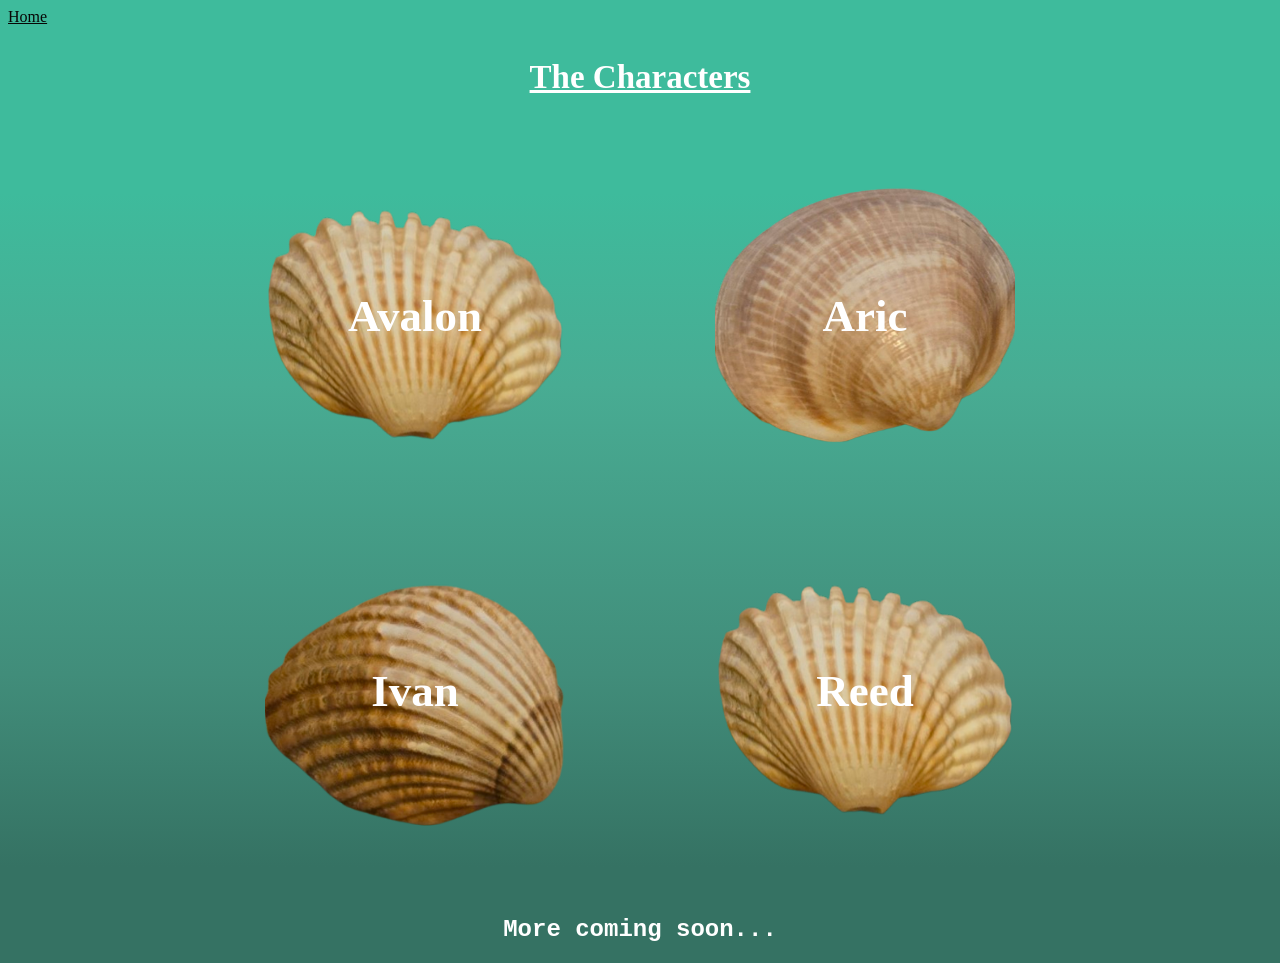
<file: characters.html>
<!DOCTYPE html>
<html>
<head>
<link href="style.css" rel="stylesheet">
<title>Characters</title>
</head> 
<body>
<nav>
    <a href="index.html">Home</a>
</nav>    
<p class="page-title">The Characters</p>
<div class="shell-grid">
    <div>
        <h2 class="shell-1" alt="Avalon, character name written on shell." id="ava-shell">Avalon</h2>
    </div>    
    <div>
     <h2 class="shell-2" alt="Aric, character name written on shell." id="aric-shell">Aric</h2>
    </div>    
    <div>
     <h2 class="shell-3" alt="Ivan, character name written on shell." id="ivan-shell">Ivan</h2>
    </div>  
    <div>
     <h2 class="shell-1" alt="Reed, character name written on shell." id="reed-shell">Reed</h2>
    </div>      
</div>
<br>
<h2 style="font-family: 'Courier New', Courier, monospace; color: white; text-align: center;">More coming soon...</h2>
</body>
<script src="script.js" defer></script>
</html>
</file>
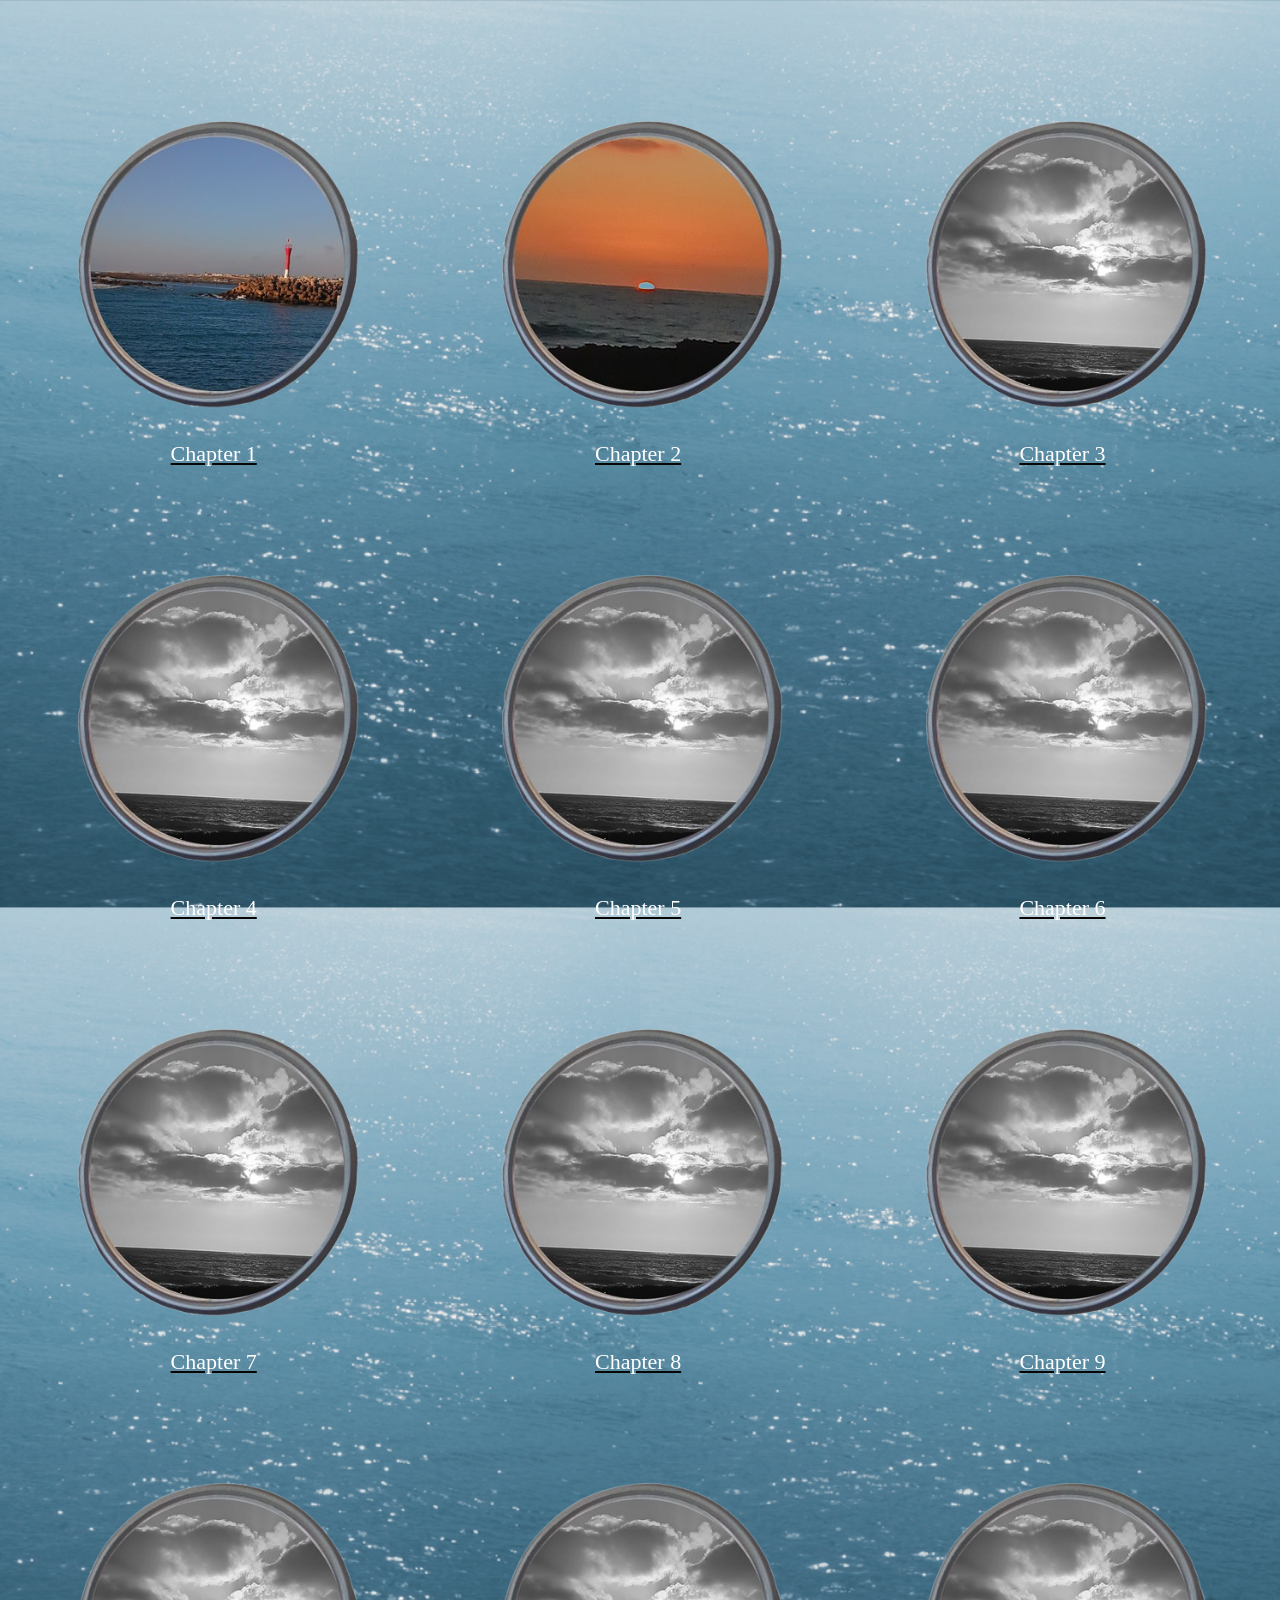
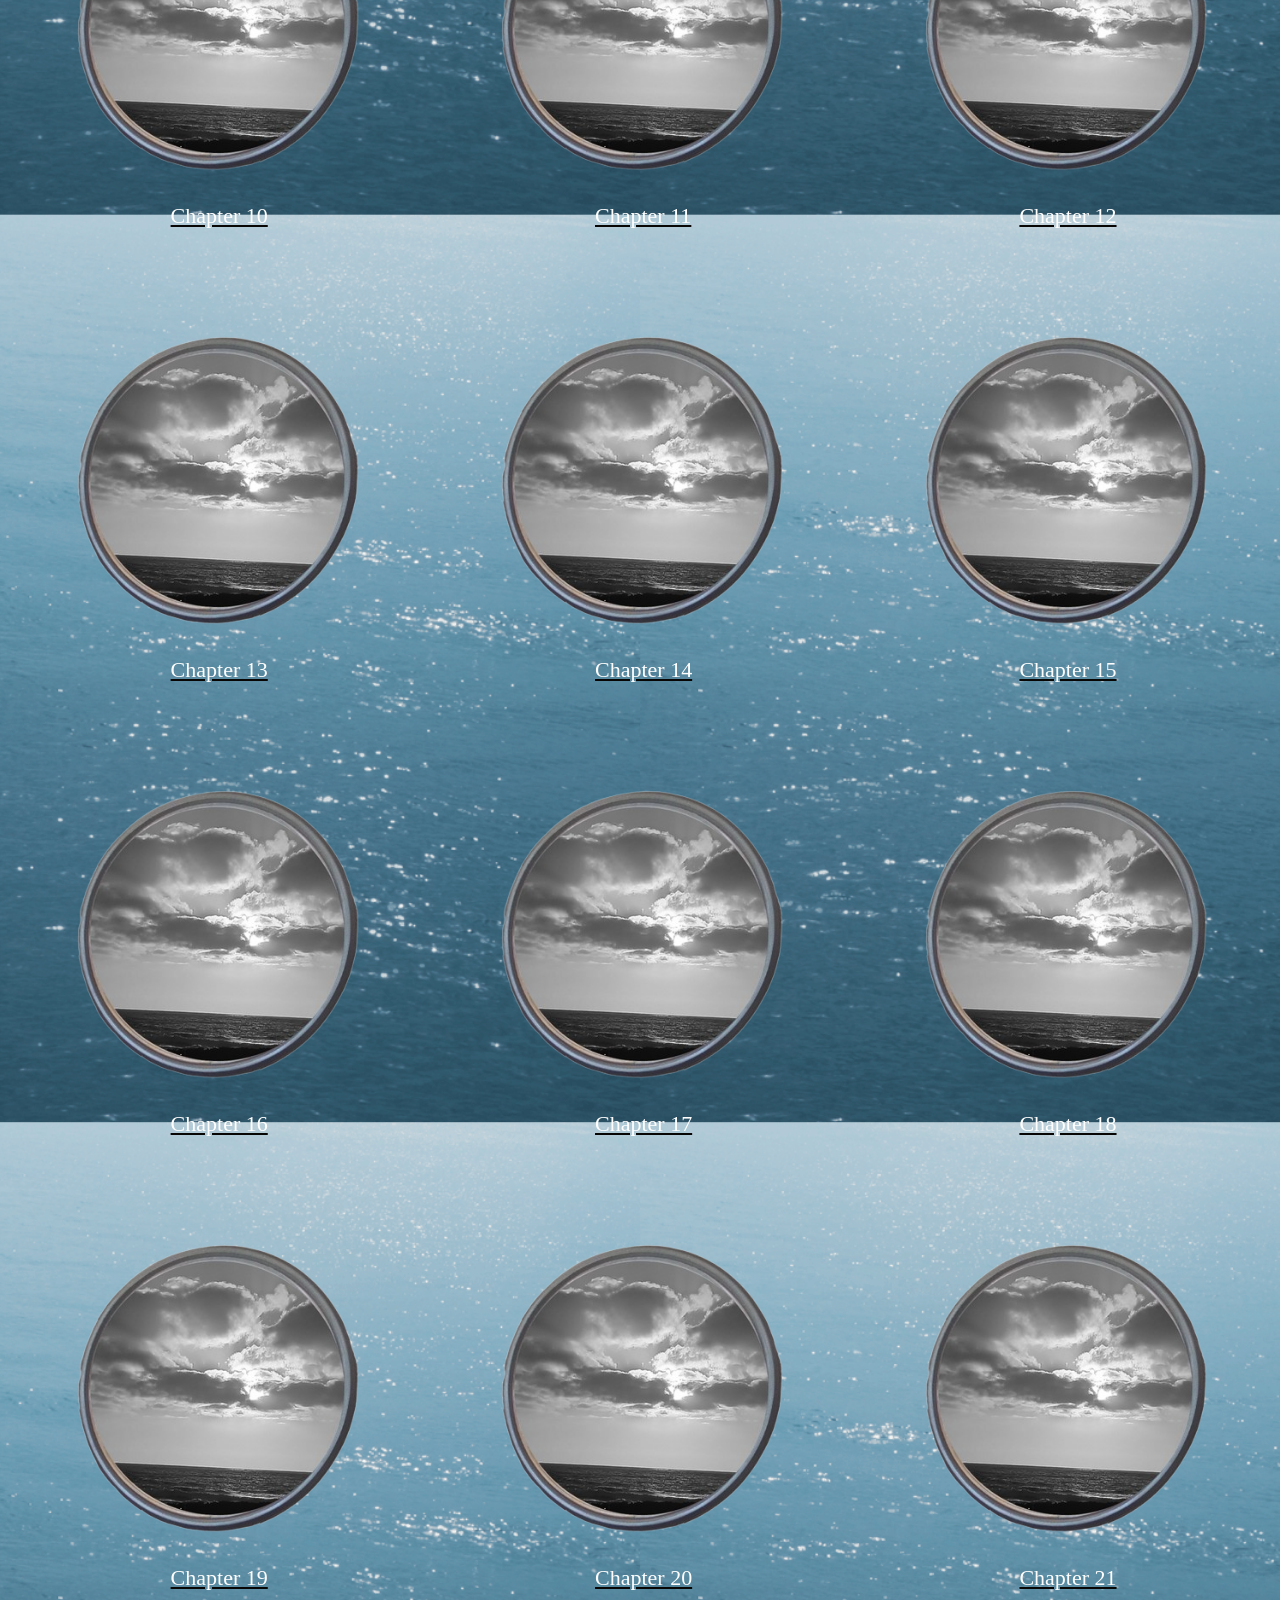
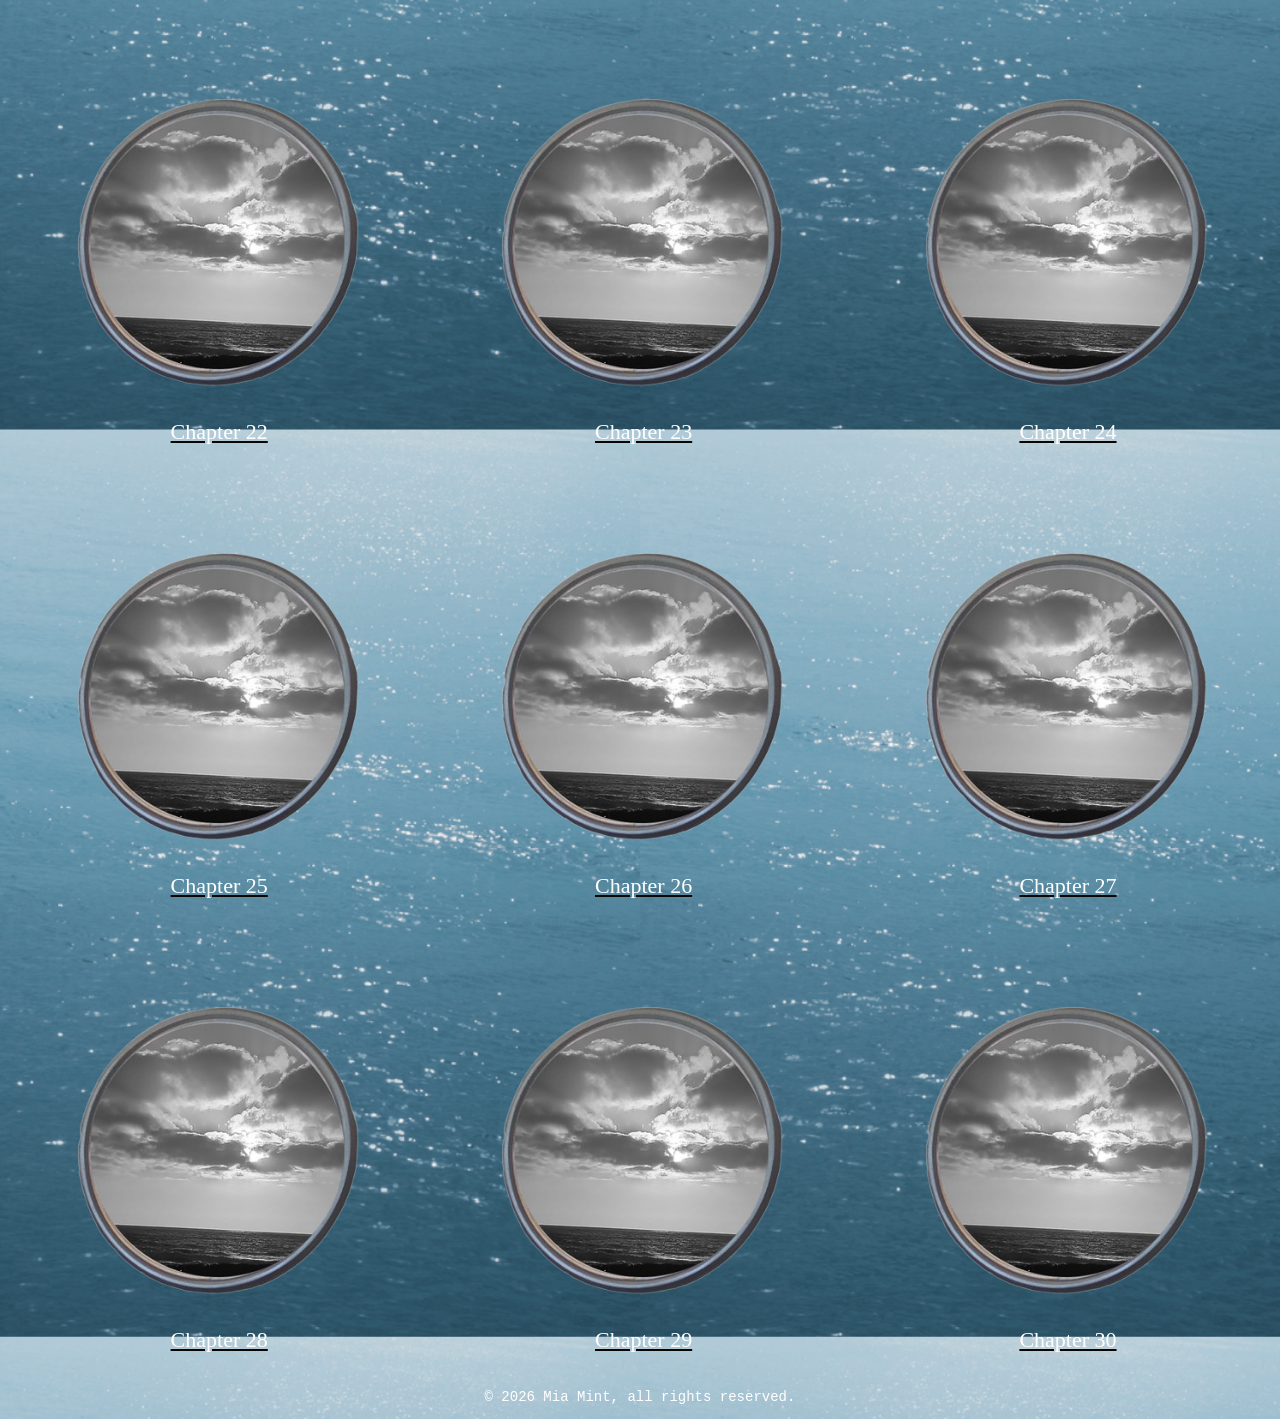
<file: read.html>
<!DOCTYPE html>
<html>
<head>
    <link href="style.css" rel="stylesheet">
</head>
<body class="read-body">
    <div class="hublot-grid">
  <a href="index.html">
    <img class= "hublot" src="Media/blue-hublot.png" alt="chapter 1 green port window">
    <p  class= "under-window">Chapter 1</p>
  </a>
<a href="chapter2.html">
    <img class= "hublot" src="Media/orange-hublot.png" alt="chapter 2 orange port window">
    <p  class= "under-window">Chapter 2</p>
</a>
<a href="chapter3.html">
    <img class= "hublot" src="Media/off-hublot.png" alt="chapter 3 blue window">
    <p  class= "under-window">Chapter 3</p>
</a>
<a href="chapter4.html">
    <img class= "hublot" src="Media/off-hublot.png" alt="chapter 4 yellow window">
    <p  class= "under-window">Chapter 4</p>
</a>
<a href="chapter5.html">
    <img class= "hublot" src="Media/off-hublot.png" alt ="chapter 5 blue window">
    <p  class= "under-window">Chapter 5</p>   
</a>
<a href="comingsoon.html">
    <img class= "hublot" src="Media/off-hublot.png" alt="chapter 6 black window">
    <p  class= "under-window">Chapter 6</p>
</a>
<a href="comingsoon.html">
    <img class= "hublot" src="Media/off-hublot.png" alt="chapter 7 black window">
    <p  class= "under-window">Chapter 7</p>
</a>
<a href="comingsoon.html">
    <img class= "hublot" src="Media/off-hublot.png" alt="chapter 8 black window">
    <p  class= "under-window">Chapter 8</p>
</a>
<a href="comingsoon.html">
    <img class= "hublot" src="Media/off-hublot.png" alt ="chapter 9 black window">
    <p  class= "under-window">Chapter 9</p>   
</a>
<a href="comingsoon.html">
    <img class= "hublot" src="Media/off-hublot.png" alt="chapter 10 black window">
    <p  class= "under-window">Chapter 10</p>
</a>
<a href="comingsoon.html">
    <img class= "hublot" src="Media/off-hublot.png" alt="chapter 11 black window">
    <p  class= "under-window">Chapter 11</p>
</a>
<a href="comingsoon.html">
    <img class= "hublot" src="Media/off-hublot.png" alt="chapter 12 black window">
    <p  class= "under-window">Chapter 12</p>
</a>
<a href="comingsoon.html">
    <img class= "hublot" src="Media/off-hublot.png" alt ="chapter 13 black window">
    <p  class= "under-window">Chapter 13</p>   
</a>
<a href="comingsoon.html">
    <img class= "hublot" src="Media/off-hublot.png" alt="chapter 14 black window">
    <p  class= "under-window">Chapter 14</p>
</a>
<a href="comingsoon.html">
    <img class= "hublot" src="Media/off-hublot.png" alt="chapter 15 black window">
    <p  class= "under-window">Chapter 15</p>
</a>
<a href="comingsoon.html">
    <img class= "hublot" src="Media/off-hublot.png" alt="chapter 16 black window">
    <p  class= "under-window">Chapter 16</p>
</a>
<a href="comingsoon.html">
    <img class= "hublot" src="Media/off-hublot.png" alt ="chapter 17 black window">
    <p  class= "under-window">Chapter 17</p>   
</a>
<a href="comingsoon.html">
    <img class= "hublot" src="Media/off-hublot.png" alt="chapter 18 black window">
    <p  class= "under-window">Chapter 18</p>
</a>
<a href="comingsoon.html">
    <img class= "hublot" src="Media/off-hublot.png" alt="chapter 19 black window">
    <p  class= "under-window">Chapter 19</p>
</a>
<a href="comingsoon.html">
    <img class= "hublot" src="Media/off-hublot.png" alt="chapter 20 black window">
    <p  class= "under-window">Chapter 20</p>
</a>
<a href="comingsoon.html">
    <img class= "hublot" src="Media/off-hublot.png" alt ="chapter 21 black window">
    <p  class= "under-window">Chapter 21</p>
</a>    
<a href="comingsoon.html">
    <img class= "hublot" src="Media/off-hublot.png" alt="chapter 22 black window">
    <p  class= "under-window">Chapter 22</p>
</a>
<a href="comingsoon.html">
    <img class= "hublot" src="Media/off-hublot.png" alt="chapter 23 black window">
    <p  class= "under-window">Chapter 23</p>
</a>
<a href="comingsoon.html">
    <img class= "hublot" src="Media/off-hublot.png" alt="chapter 24 black window">
    <p  class= "under-window">Chapter 24</p>
</a>
<a href="comingsoon.html">
    <img class= "hublot" src="Media/off-hublot.png" alt ="chapter 25 black window">
    <p  class= "under-window">Chapter 25</p>   
</a>
<a href="comingsoon.html">
    <img class= "hublot" src="Media/off-hublot.png" alt="chapter 26 black window">
    <p  class= "under-window">Chapter 26</p>
</a>
<a href="comingsoon.html">
    <img class= "hublot" src="Media/off-hublot.png" alt="chapter 27 black window">
    <p  class= "under-window">Chapter 27</p>
</a>
<a href="comingsoon.html">
    <img class= "hublot" src="Media/off-hublot.png" alt="chapter  28 black window">
    <p  class= "under-window">Chapter 28</p>
</a>
<a href="comingsoon.html">
    <img class= "hublot" src="Media/off-hublot.png" alt ="chapter 29 black window">
    <p  class= "under-window">Chapter 29</p>   
</a>
<a href="comingsoon.html">
  <img class="hublot" src="Media/off-hublot.png" alt="chapter 30 black window">
  <p class="under-window">Chapter 30</p>
</a>
</div>  
<footer>
    <p style="font-family: 'Courier New', Courier, monospace;
   color: white; text-align: center; font-size: 14px;"> 
    © 2026 Mia Mint, all rights reserved.</p>
</footer> 
</body>
</html>
</file>
<file: style.css>
body {
    min-height: 100vh;
    background: linear-gradient(
    to bottom,
    rgb(62, 187, 156) 20%,
    rgb(72, 172, 147) 40%,
    #418d7a 70%,
    rgb(53, 114, 99) 90%
     
);

}

.read-body{
    background-image: url('Media/sea.gif');
    background-repeat: repeat;
    background-size: 50%;
}
.book-title{
    text-align: center;
    color: white;
    background: linear-gradient(
    to bottom,
    rgb(65, 122, 108)20%,
    rgb(119, 223, 197) 70%,
    rgb(102, 223, 192) 50%,
    rgb(68, 158, 136)
    );
    -webkit-text-stroke-color: rgb(45, 134, 112);
    -webkit-text-stroke-width: 2px;
    font-size: 60px;
    border: 1px rgb(158, 255, 231) solid;
    width: 650px;
    justify-self: center;
    font-family: "Astloch", system-ui;
    font-weight: 900;
    font-style: normal;
    box-shadow: 0px 6px 15px rgb(92, 255, 214), 0px 6px 15px rgb(125, 220, 196);
    margin-top: 50px;
    margin-bottom: 50px;
}
.led-board{
    background-color: black;
    border: 2.5px solid rgb(174, 174, 174);
    height: 80px;
    width: 500px;
    justify-self: center;
    margin-top: 20px;
    margin-bottom: 20px;
    box-shadow: 0 0 9px rgb(129, 214, 193), 0 0 20px rgb(162, 253, 230);
    display: block;
    overflow: hidden;
    white-space: nowrap;
}
#led-text{
    font-family: 'Courier New', Courier, monospace;
    font-size: 20px;
    color: #75dac1;
    text-align: center;
    display: block;
    padding: 30px;
    animation: scrollText 20s linear infinite;
}
@keyframes scrollText {
    from {
        transform: translateX(500px);
    }

    to {
        transform: translateX(-100%);
    }
}
.read-menu{
    display: block;
    text-align: center;
    font-family: 'Times New Roman', Times, serif;
    color: white;
    font-size: 24px;
    text-decoration: none;
    height: 40px;
    width: 111px;
    justify-self: center;
    padding: 10px;
    background-image: url('Media/Boow\ menu.png');
    background-size: cover;
    
}
.characters-menu{
    display: block;
    text-align: center;
    font-family: 'Times New Roman', Times, serif;
    color: white;
    font-size: 24px;
    text-decoration: none;
    height: 40px;
    width: 111px;
    justify-self: left;
    padding: 10px;
    margin-left: 50px;
    background-image: url('Media/Boow\ menu.png');
    background-size: cover;
    margin-bottom: 50px;
}
.third-page-menu{
    display: block;
    text-align: center;
    font-family: 'Times New Roman', Times, serif;
    color: white;
    font-size: 24px;
    text-decoration: none;
    height: 40px;
    width: 111px;
    justify-self: right;
    margin-right: 50px;
    padding: 10px;
    background-image: url('Media/Boow\ menu.png');
    background-size: cover;
    
}
.teaser-lines-right{
    display: block;
    text-align: center;
    width: 900px;
    justify-self: center;
    font-family: 'Times New Roman', Times, serif;
    font-size: 23px;
    color: white;
    font-weight: 800;
    margin-top: 30px;
    height: 75px;

}
.teaser-lines-left{
    display: block;
    text-align: center;
    width: 900px;
    justify-self: center;
    font-family: 'Times New Roman', Times, serif;
    font-size: 23px;
    color: white;
    font-weight: 500;
    height: 75px;

}
/*homepage countdown start*/
.countdown {
    display:block;
    align-items: center;
    justify-content: center;
    margin-top: 70px;
    background-image: url('Media/flower-1.png');
    background-position:30%;
    background-size: contain;
    background-repeat: no-repeat;

}
.countdown h1{
    font-family:Cambria, Cochin, Georgia, Times, 'Times New Roman', serif;
    color: white;
    font-size: 26px;
    justify-self: center;
}
.timebox {
    display: flex;
    flex-direction: row;
    font-family: 'Times New Roman', Times, serif;
    font-size: larger;
    font-weight: bolder;
    color: white;
    background-color: black;
    background-image: url('Media/countdownbackground.png');
    background-size: cover;
    background-repeat: no-repeat;
    box-shadow: 0 0 5px rgb(36, 30, 27), 0 0 19px rgb(36, 30, 27);
    height: 150px;
    width: 450px;
    justify-self: center;
    text-align: center;
    justify-content: center;
    align-items: center;
    gap: 30px;
}
.time {
    display: flex;
    flex-direction: column;
    text-align: center;
    padding-bottom: 10px;
    margin-bottom: 0px;
}
.time p {
    margin-top: 0px;
    margin-bottom: 2PX;
}
/*homepage countdown end*/

/*Homepage radio*/
.radio{
     box-shadow: 0 0 9px rgb(97, 163, 147), 0 0 20px rgb(162, 253, 230);
    width: 600px;
    justify-self: center;
    margin-top: 100px;
    margin-bottom: 40px;   
}

.radio-screen{
    background: black;
    width: 600px;
    height: 100px;
    justify-self: center;
    display: block;
    border: white 1px solid;
    overflow: hidden;
    white-space: nowrap;
}
#now-playing{
    font-family: 'Courier New', Courier, monospace;
    font-size: 23px;
    color: #75dac1;
    text-align: center;
    justify-self: center;
    display: block;
    padding: 33px;
    animation: scrollText 20s linear infinite;
    will-change: transform;
}
@keyframes scrollText {
    from {
        transform: translateX(600px);
    }
    to {
        transform: translatex(-100%);
    }
}
.radio-buttons{
    display: flex;
    flex-direction: row;
    justify-self: center;
}
#preset-1{
    background: black;
    border: white 1px solid;
    display: block;
    width: 185px;
    height: 40px;
    font-family: 'Courier New', Courier, monospace;
    font-size: 23px;
    color: #75dac1;
    text-align: center;
    cursor: pointer;
}
#preset-2{
    background: black;
    border: white 1px solid;
    display: block;
    width: 185px;
    height: 40px;
    font-family: 'Courier New', Courier, monospace;
    font-size: 23px;
    color: #75dac1;
    text-align: center;
    cursor: pointer;
}
#preset-3{
    background: black;
    border: white 1px solid;
    display: block;
    width: 185px;
    height: 40px;
    font-family: 'Courier New', Courier, monospace;
    font-size: 23px;
    color: #75dac1;
    text-align: center;
    cursor: pointer;
}
#blank-button{
    background: black;
    border: white 1px solid;
    display: block;
    width: 21.5px;
    height: 38px;
    font-family: 'Courier New', Courier, monospace;
    font-size: 21px;
    color: #75dac1;
    text-align: center;
}
/*Homepage radio*/
.hublot-grid{
    display: grid;
    grid-template-columns: repeat(3, 300px);
    gap: 80px 10%;
    margin-top: 115px;
    justify-content: center;
    margin-right: 10px;
    margin-left: 10px;
    
}
.hublot {
    height: 300px;
    width: 300px;
   
}
.under-window {
    font-family: 'Times New Roman', Times, serif;
    font-size: 22px;
    color: white;
    margin-left: 105px;
    
}
/*Character page start*/
.shell-grid{
    display:grid;
    grid-template-columns: repeat(2, 450px);
    justify-content: center;
    justify-items: center;
}
.shell-1{
    color: white;
    font-family: 'Times New Roman', Times, serif;
    font-weight: bolder;
    font-size: 45px;
    text-align: center;
    justify-content: center;
    background-image: url('Media/shell-1.png');
    background-size: cover;
    width: 300px;
    height: 300px;
    display: flex;
    flex-direction: column;
    cursor:pointer;
}
.shell-2{
    color: white;
    font-family: 'Times New Roman', Times, serif;
    font-weight: bolder;
    font-size: 45px;
    text-align: center;
    justify-content: center;
    background-image: url('Media/shell-2.png');
    background-size: cover;
    width: 300px;
    height: 300px;
    display: flex;
    flex-direction: column;
    cursor:pointer;
}
.shell-3{
    color: white;
    font-family: 'Times New Roman', Times, serif;
    font-weight: bolder;
    font-size: 45px;
    text-align: center;
    justify-content: center;
    background-image: url('Media/shell-3.png');
    background-size: cover;
    width: 300px;
    height: 300px;
    display: flex;
    flex-direction: column;
    cursor:pointer;
}
.page-title{
    font-family: 'Times New Roman', Times, serif;
    text-decoration: underline;
    font-size: 33px;
    text-align: center;
    color: white;
    font-weight: 900;
}
/*character page end */
 a:link {
    color: rgb(7, 6, 5);
}
a:visited {
    color:rgb(255, 255, 255);
}
a:hover {
    color:rgba(95, 219, 147, 0.856);
}
</file>
